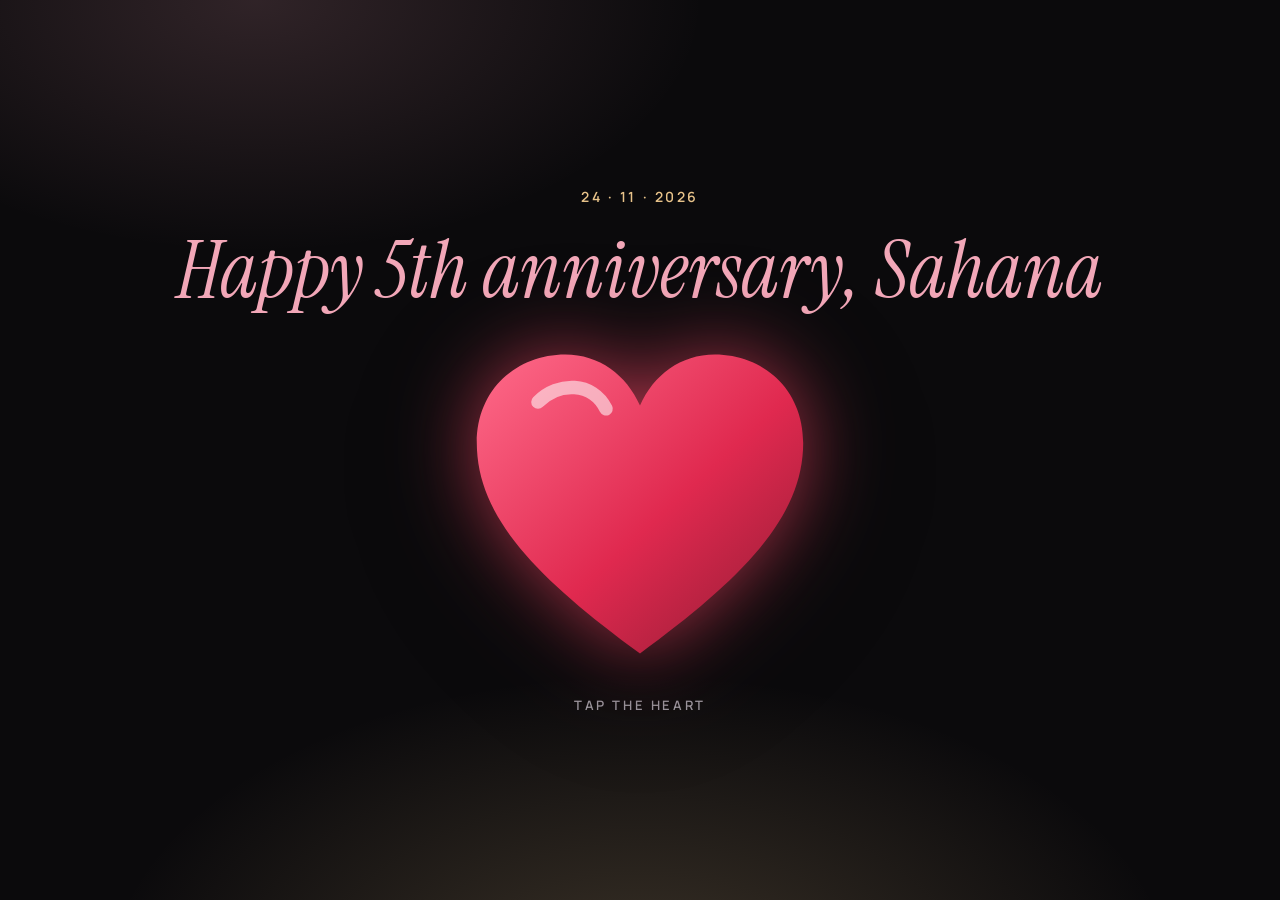
<file: public/countdown.html>
<!DOCTYPE html>
<html lang="en">
<head>
<meta charset="utf-8">
<meta name="viewport" content="width=device-width, initial-scale=1, viewport-fit=cover">
<meta name="robots" content="noindex, nofollow">
<title>Five Years of Us</title>
<link rel="preconnect" href="https://fonts.googleapis.com">
<link rel="preconnect" href="https://fonts.gstatic.com" crossorigin>
<link rel="stylesheet" href="https://fonts.googleapis.com/css2?family=Manrope:wght@500;600;700;800&family=Instrument+Serif:ital@0;1&display=swap">
<style>
  :root { --black: #0b0a0c; --white: #f6f4f2; --mute: #a39ea6; --rose: #f2a7b8; --gold: #e8c38a; color-scheme: dark; }
  * { box-sizing: border-box; }
  [hidden] { display: none !important; }
  html, body { height: 100%; margin: 0; }
  body {
    background:
      radial-gradient(60% 50% at 50% 110%, rgba(232,195,138,.22), transparent 70%),
      radial-gradient(50% 40% at 20% 0%, rgba(242,167,184,.16), transparent 70%),
      var(--black);
    color: var(--white); font-family: "Manrope", -apple-system, "Segoe UI", system-ui, sans-serif;
    display: grid; place-items: center; text-align: center;
    padding: max(24px, env(safe-area-inset-top, 0px)) max(20px, env(safe-area-inset-right, 0px)) max(24px, env(safe-area-inset-bottom, 0px)) max(20px, env(safe-area-inset-left, 0px));
  }
  .kicker { font-size: 13px; font-weight: 600; letter-spacing: .18em; text-transform: uppercase; color: var(--gold); }
  h1 { margin: 16px 0 0; font-size: clamp(44px, 9vw, 110px); font-weight: 800; letter-spacing: -0.04em; line-height: 1; }
  h1 em { font-family: "Instrument Serif", Georgia, serif; font-weight: 400; color: var(--rose); }
  .clock { margin-top: 48px; display: flex; justify-content: center; gap: clamp(14px, 4vw, 40px); }
  .clock div { display: grid; gap: 8px; min-width: 2.2ch; }
  .clock b { font-size: clamp(48px, 11vw, 120px); font-weight: 800; letter-spacing: -0.05em; line-height: 1; font-variant-numeric: tabular-nums;
    background: linear-gradient(180deg, #fff, var(--rose)); -webkit-background-clip: text; background-clip: text; color: transparent; }
  .clock span { font-size: 12px; font-weight: 600; letter-spacing: .16em; text-transform: uppercase; color: var(--mute); }
  .sub { margin-top: 40px; color: var(--mute); font-size: 17px; }
  .sub strong { color: var(--white); font-weight: 600; }
  .heart { display: inline-block; animation: beat 1.4s ease-in-out infinite; }
  @keyframes beat { 0%, 100% { transform: scale(1); } 15% { transform: scale(1.18); } 30% { transform: scale(1); } }
  /* at midnight: the clock gives way to one big heart that opens the site */
  main { transition: opacity .8s ease, transform .8s ease; }
  main.gone { opacity: 0; transform: scale(.94); pointer-events: none; }
  .open { position: fixed; inset: 0; display: grid; place-content: center; justify-items: center; gap: 22px; padding: 24px; opacity: 0; transition: opacity 1s ease; }
  .open.show { opacity: 1; }
  .open .kicker { font-size: 14px; }
  .open h2 { margin: 0; font-family: "Instrument Serif", Georgia, serif; font-style: italic; font-weight: 400; font-size: clamp(38px, 8vw, 80px); line-height: 1.05; color: var(--rose); }
  .big-heart { width: min(64vw, 340px); aspect-ratio: 1; border: 0; padding: 0; background: none; cursor: pointer; -webkit-tap-highlight-color: transparent;
    filter: drop-shadow(0 0 40px rgba(255,77,109,.65)) drop-shadow(0 20px 40px rgba(0,0,0,.6)); animation: beat 1.4s ease-in-out infinite; }
  .big-heart svg { width: 100%; height: 100%; display: block; overflow: visible; }
  .big-heart:focus-visible { outline: 2px solid var(--rose); outline-offset: 8px; border-radius: 24px; }
  .big-heart.go { animation: grow .9s cubic-bezier(.6,0,.4,1) forwards; }
  .tap { font-size: 13px; font-weight: 600; letter-spacing: .2em; text-transform: uppercase; color: var(--mute); }
  @keyframes grow { to { transform: scale(14); opacity: .9; } }
  @media (prefers-reduced-motion: reduce) { .heart, .big-heart { animation: none; } }
</style>
</head>
<body>
  <main>
    <span class="kicker">Sujith &amp; Sahana · 24 · 11 · 2021</span>
    <h1>Five years.<br><em>Almost.</em></h1>
    <div class="clock" aria-live="off">
      <div><b id="d">0</b><span>Days</span></div>
      <div><b id="h">00</b><span>Hours</span></div>
      <div><b id="m">00</b><span>Minutes</span></div>
      <div><b id="s">00</b><span>Seconds</span></div>
    </div>
    <p class="sub">Opens at <strong>midnight, 24 November</strong> <span class="heart">♡</span></p>
  </main>
  <div class="open" id="open" hidden>
    <span class="kicker">24 · 11 · 2026</span>
    <h2>Happy 5th anniversary, Sahana</h2>
    <button type="button" class="big-heart" id="big-heart" aria-label="Open our story">
      <svg viewBox="0 0 100 92" aria-hidden="true">
        <defs><linearGradient id="hg" x1="0" y1="0" x2="1" y2="1"><stop offset="0" stop-color="#ff6b8a"/><stop offset=".55" stop-color="#e0294f"/><stop offset="1" stop-color="#8e1b33"/></linearGradient></defs>
        <path d="M50 90 C 20 68 2 50 2 28 C 2 12 14 2 28 2 C 38 2 46 8 50 17 C 54 8 62 2 72 2 C 86 2 98 12 98 28 C 98 50 80 68 50 90 Z" fill="url(#hg)"/>
        <path d="M20 16 C 26 10 36 10 40 18" fill="none" stroke="rgba(255,255,255,.55)" stroke-width="4" stroke-linecap="round"/>
      </svg>
    </button>
    <span class="tap">Tap the heart</span>
  </div>
<script>
  // Keep in step with OPEN_AT in functions/_middleware.js
  var openAt = Date.parse('2026-11-24T00:00:00-08:00');
  var pad = function (n) { return String(n).padStart(2, '0'); };
  function tick() {
    var left = Math.max(0, openAt - Date.now());
    var t = Math.floor(left / 1000);
    document.getElementById('d').textContent = Math.floor(t / 86400);
    document.getElementById('h').textContent = pad(Math.floor(t / 3600) % 24);
    document.getElementById('m').textContent = pad(Math.floor(t / 60) % 60);
    document.getElementById('s').textContent = pad(t % 60);
    if (left === 0) { clearInterval(timer); showHeart(); }
  }
  function showHeart() {
    document.querySelector('main').classList.add('gone');
    var o = document.getElementById('open');
    o.hidden = false;
    requestAnimationFrame(function () { requestAnimationFrame(function () { o.classList.add('show'); }); });
  }
  document.getElementById('big-heart').addEventListener('click', function () {
    this.classList.add('go');
    setTimeout(function () { location.replace('/'); }, 800);
  });
  var timer = setInterval(tick, 1000);
  tick();
  if (/[?&]heart\b/.test(location.search)) { clearInterval(timer); showHeart(); } // preview: /countdown?heart
</script>
</body>
</html>
</file>
